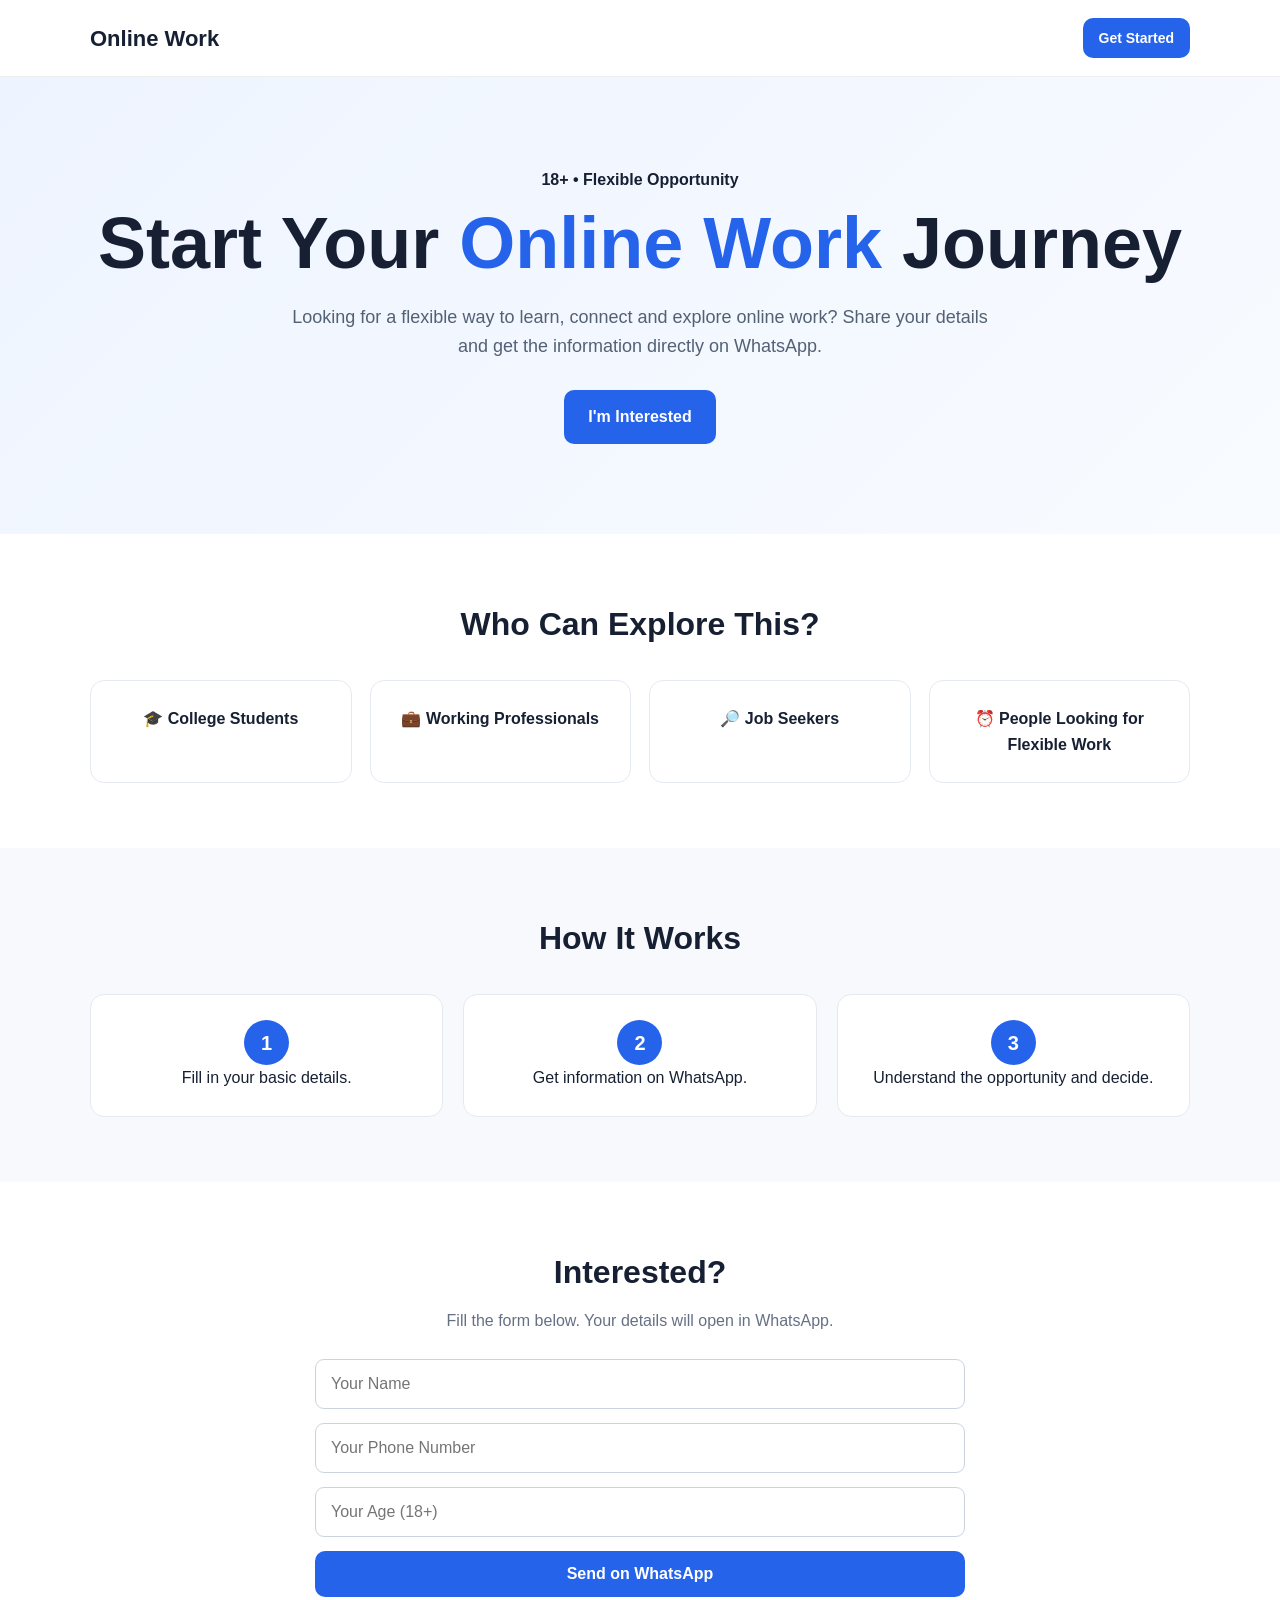
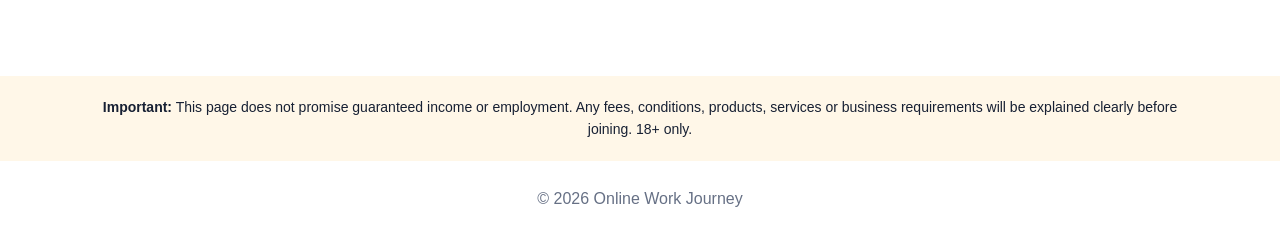
<file: index.html>
<!DOCTYPE html>
<html lang="en">
<head>
  <meta charset="UTF-8">
  <meta name="viewport" content="width=device-width, initial-scale=1.0">
  <title>Start Your Online Work Journey</title>
  <link rel="stylesheet" href="style.css">
</head>
<body>
  <header>
    <div class="container nav">
      <h2>Online Work</h2>
      <a href="#apply" class="btn small">Get Started</a>
    </div>
  </header>

  <main>
    <section class="hero">
      <div class="container">
        <p class="tag">18+ • Flexible Opportunity</p>
        <h1>Start Your <span>Online Work</span> Journey</h1>
        <p class="hero-text">
          Looking for a flexible way to learn, connect and explore online work?
          Share your details and get the information directly on WhatsApp.
        </p>
        <a href="#apply" class="btn">I'm Interested</a>
      </div>
    </section>

    <section class="section">
      <div class="container">
        <h2>Who Can Explore This?</h2>
        <div class="cards">
          <div class="card">🎓 College Students</div>
          <div class="card">💼 Working Professionals</div>
          <div class="card">🔎 Job Seekers</div>
          <div class="card">⏰ People Looking for Flexible Work</div>
        </div>
      </div>
    </section>

    <section class="section alt">
      <div class="container">
        <h2>How It Works</h2>
        <div class="steps">
          <div><b>1</b><p>Fill in your basic details.</p></div>
          <div><b>2</b><p>Get information on WhatsApp.</p></div>
          <div><b>3</b><p>Understand the opportunity and decide.</p></div>
        </div>
      </div>
    </section>

    <section class="section" id="apply">
      <div class="container form-box">
        <h2>Interested?</h2>
        <p>Fill the form below. Your details will open in WhatsApp.</p>
        <form id="leadForm">
          <input id="name" type="text" placeholder="Your Name" required>
          <input id="phone" type="tel" placeholder="Your Phone Number" required>
          <input id="age" type="number" placeholder="Your Age (18+)" min="18" required>
          <button type="submit" class="btn">Send on WhatsApp</button>
          <p id="error" class="error"></p>
        </form>
      </div>
    </section>

    <section class="disclaimer">
      <div class="container">
        <strong>Important:</strong> This page does not promise guaranteed income or employment.
        Any fees, conditions, products, services or business requirements will be explained
        clearly before joining. 18+ only.
      </div>
    </section>
  </main>

  <footer>
    <p>© 2026 Online Work Journey</p>
  </footer>

  <script src="script.js"></script>
</body>
</html>
</file>
<file: style.css>
*{box-sizing:border-box;margin:0;padding:0}
body{font-family:Arial,sans-serif;color:#172033;background:#fff;line-height:1.6}
.container{width:min(1100px,92%);margin:auto}
header{padding:18px 0;border-bottom:1px solid #eee;background:#fff}
.nav{display:flex;justify-content:space-between;align-items:center}
.nav h2{font-size:22px}
.hero{padding:90px 0;text-align:center;background:linear-gradient(135deg,#eef4ff,#f8fbff)}
.tag{font-weight:bold;margin-bottom:12px}
h1{font-size:clamp(40px,7vw,72px);line-height:1.08;margin-bottom:20px}
h1 span{color:#2563eb}
.hero-text{max-width:700px;margin:0 auto 30px;font-size:18px;color:#536174}
.btn{display:inline-block;background:#2563eb;color:#fff;text-decoration:none;border:0;border-radius:10px;padding:14px 24px;font-size:16px;font-weight:bold;cursor:pointer}
.btn.small{padding:9px 16px;font-size:14px}
.section{padding:65px 0}
.section h2{text-align:center;font-size:32px;margin-bottom:30px}
.alt{background:#f7f9fc}
.cards{display:grid;grid-template-columns:repeat(4,1fr);gap:18px}
.card{padding:25px;background:#fff;border:1px solid #e5e9f0;border-radius:14px;text-align:center;font-weight:bold}
.steps{display:grid;grid-template-columns:repeat(3,1fr);gap:20px}
.steps div{background:#fff;padding:25px;border-radius:14px;border:1px solid #e5e9f0;text-align:center}
.steps b{display:inline-grid;place-items:center;width:45px;height:45px;border-radius:50%;background:#2563eb;color:#fff;font-size:20px}
.form-box{max-width:650px}
.form-box h2{margin-bottom:10px}
.form-box>p{text-align:center;margin-bottom:25px;color:#667085}
form{display:grid;gap:14px}
input{padding:15px;border:1px solid #ccd3df;border-radius:9px;font-size:16px}
.error{color:#d92d20;text-align:center}
.disclaimer{background:#fff7e8;padding:20px;text-align:center;font-size:14px}
footer{text-align:center;padding:25px;color:#667085}
@media(max-width:750px){.cards,.steps{grid-template-columns:1fr 1fr}}
@media(max-width:500px){.cards,.steps{grid-template-columns:1fr}.hero{padding:65px 0}}
</file>
